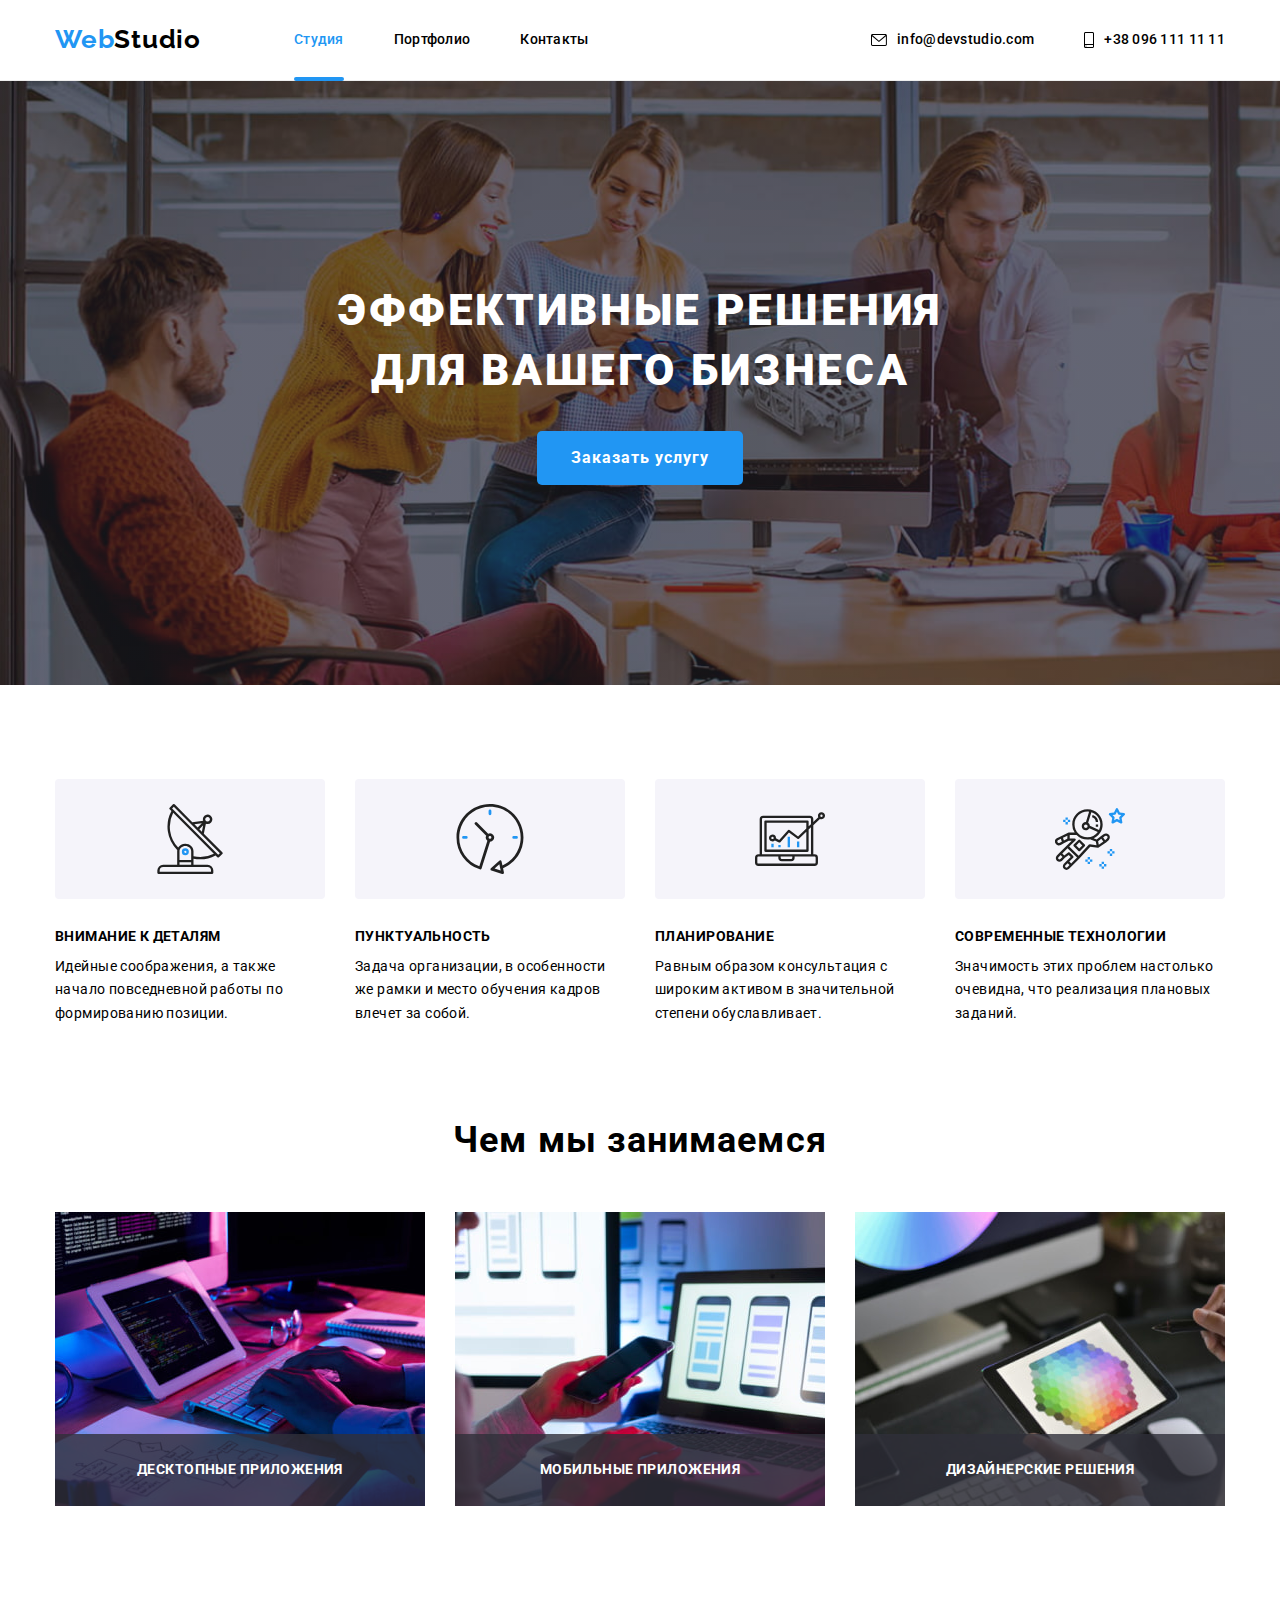
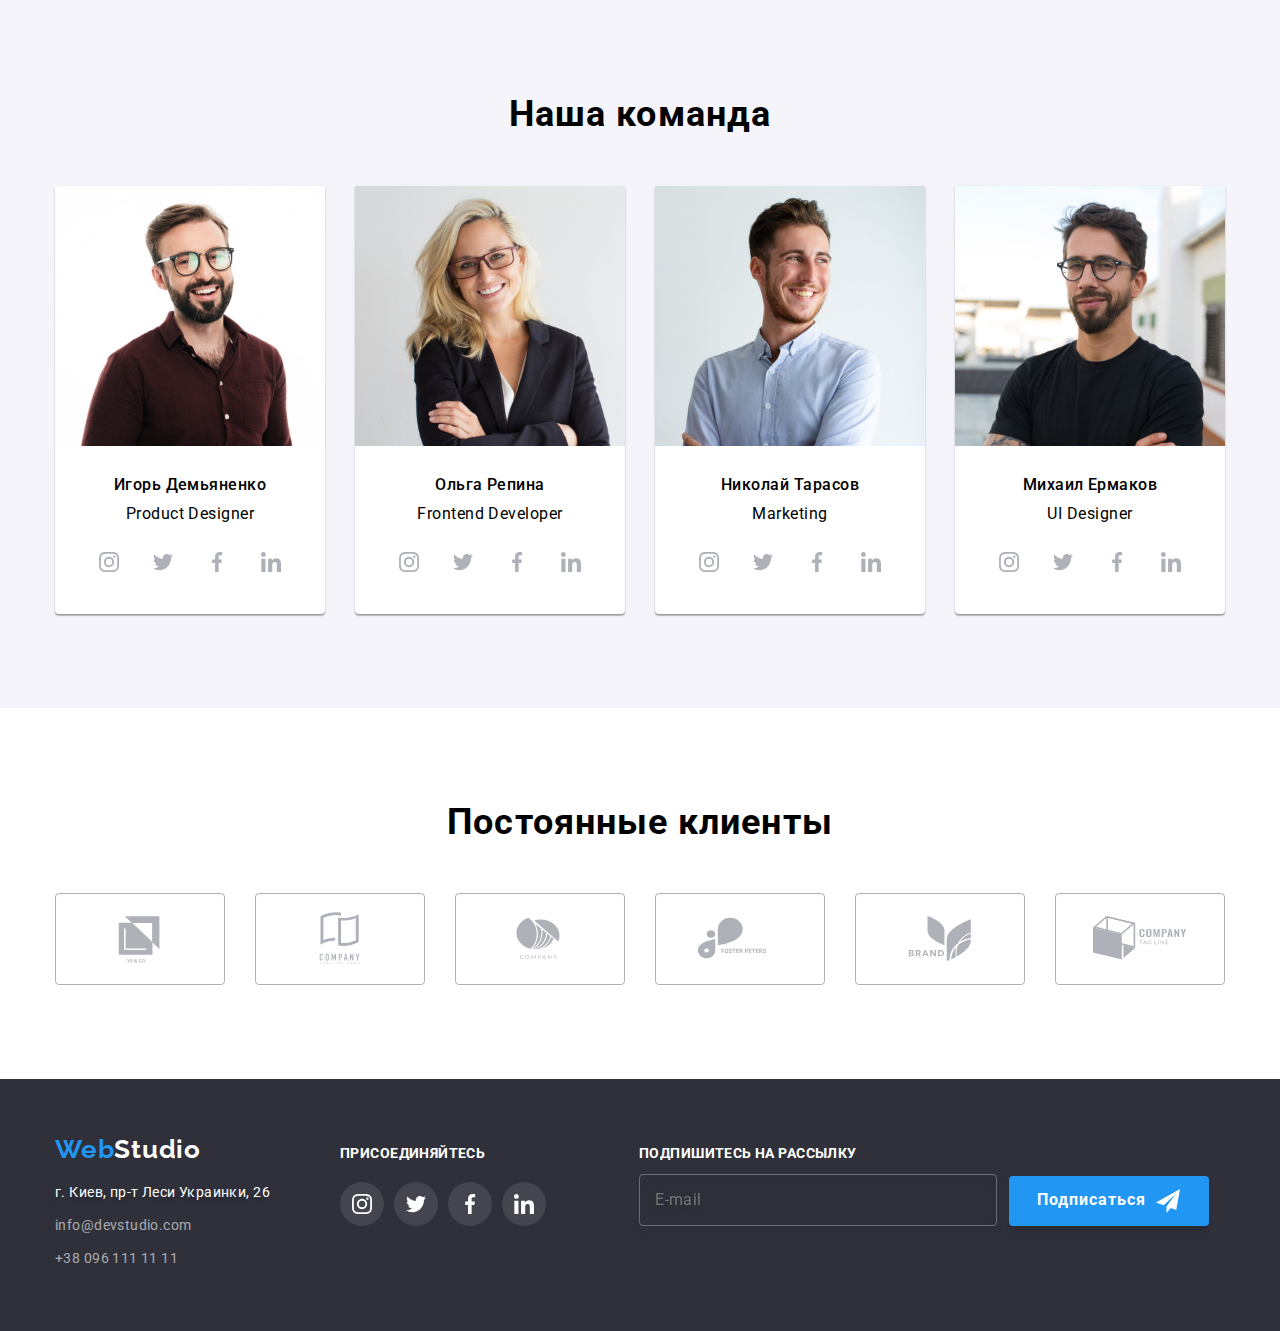
<file: index.html>
<!DOCTYPE html>
<html lang="ru">
  <head>
    <meta charset="UTF-8" />
    <meta http-equiv="X-UA-Compatible" content="IE=edge" />
    <meta name="viewport" content="width=device-width, initial-scale=1.0" />
    <title>Document</title>
    <link rel="preconnect" href="https://fonts.googleapis.com" />
    <link rel="preconnect" href="https://fonts.gstatic.com" crossorigin />
    <link rel="preconnect" href="https://fonts.googleapis.com" />
    <link rel="preconnect" href="https://fonts.gstatic.com" crossorigin />
    <link
      href="https://fonts.googleapis.com/css2?family=Raleway:wght@700&family=Roboto:wght@400;500;700;900&display=swap"
      rel="stylesheet"
    />
    <link
      rel="stylesheet"
      href="https://cdnjs.cloudflare.com/ajax/libs/modern-normalize/1.1.0/modern-normalize.min.css
    "
    />
   <link rel="stylesheet" href="./css/main.min.css">
  </head>

  <body data-page>
    <header class="header">
      <div class="container header-container">
        <a href="WebStudio" class="logo">
          <span class="logo--blue">Web</span
          ><span class="logo--white">Studio</span></a
        >
        <nav class="nav">
          <ul class="main-nav">
            <li class="main-nav__item">
              <a
                href="./index.html"
                class="link  main-nav__link main-nav__link--curent"
                >Студия</a
              >
            </li>

            <li class="main-nav__item">
              <a href="./Portfolio.html" class=" main-nav__link"
                >Портфолио</a
              >
            </li>

            <li class="main-nav__item">
              <a href="Контакты" class=" main-nav__link">Контакты</a>
            </li>
          </ul>
        </nav>

        <div class="secondsry-nav">
          <ul class="secondsry-nav__list">
            <li class="secondsry-nav__item">
              <a
                href="mailto:info@devstudio.com"
                class="secondary-nav__link"
                ><svg class="secondary-nav__icon" width="16" height="12">
                  <use href="./image/icons.svg#mail"></use>
                </svg>
                info@devstudio.com</a
              >
            </li>
            <li class="secondsry-nav__item">
              <a href="tel:+380961111111" class="secondary-nav__link">
                <svg class="secondary-nav__icon" width="10" height="16">
                  <use href="./image/icons.svg#phone"></use></svg
                >+38 096 111 11 11</a
              >
            </li>
          </ul>
        </div>
      </div>
    </header>

    <main>
      <!-- -----------***| Секция герой |***---------- -->
      <section class="hero">
        <div class="container">
          <h1 class="hero__title">
            Эффективные решения<br />для вашего бизнеса
          </h1>
          <button class="hero__button" type="button" data-modal-open>
            Заказать услугу
          </button>
        </div>
      </section>

      <!-- -----------***| Список преимуществ |***---------- -->
      <section class="benefits">
        <div class="container">
          <h2 class="visually-hidden">Список преимуществ</h2>
          <ul class="benefits_list">
            <li class="benefits_item">
              <div class="benefits_icon">
                <svg width="70" height="70">
                  <use href="./image/icons.svg#feature1"></use>
                </svg>
              </div>
              <h3 class="benefits_title">Внимание к деталям</h3>
              <p class="benefits_text">
                Идейные соображения, а также начало повседневной работы по
                формированию позиции.
              </p>
            </li>

            <li class="benefits_item">
              <div class="benefits_icon">
                <svg width="70" height="70">
                  <use href="./image/icons.svg#feature2"></use>
                </svg>
              </div>
              <h3 class="benefits_title">Пунктуальность</h3>
              <p class="benefits_text">
                Задача организации, в особенности же рамки и место обучения
                кадров влечет за собой.
              </p>
            </li>

            <li class="benefits_item">
              <div class="benefits_icon">
                <svg width="70" height="70">
                  <use href="./image/icons.svg#feature3"></use>
                </svg>
              </div>
              <h3 class="benefits_title">Планирование</h3>
              <p class="benefits_text">
                Равным образом консультация с широким активом в значительной
                степени обуславливает.
              </p>
            </li>

            <li class="benefits-list-item">
              <div class="benefits_icon">
                <svg width="70" height="70">
                  <use href="./image/icons.svg#feature4"></use>
                </svg>
              </div>
              <h3 class="benefits_title">Современные технологии</h3>
              <p class="benefits_text">
                Значимость этих проблем настолько очевидна, что реализация
                плановых заданий.
              </p>
            </li>
          </ul>
        </div>
      </section>
<!-- 
      -----------***| Чем мы занимаемся |***---------- -->
      <section class="specialization">
        <div class="container">
          <h2 class="specialization_title">Чем мы занимаемся</h2>
          <ul class="specialization_list">
            <li class="specialization_item">
              <div class="specialization_uppertitle_wrap">
                <img
                  src="./image/studio/what-we-do1.jpg"
                  alt="Рабочий процесс"
                  width="370"
                />
                <p class="specialization_uppertitle">Десктопные приложения</p>
              </div>
            </li>

            <li class="specialization_item">
              <div class="specialization_uppertitle_wrap">
                <img
                  src="./image/studio/what-we-do2.jpg"
                  alt="Рабочий процесс"
                  width="370"
                />
                <p class="specialization_uppertitle">Мобильные приложения</p>
              </div>
            </li>

            <li class="specialization_item">
              <div class="specialization_uppertitle_wrap">
                <img
                  src="./image/studio/what-we-do3.jpg"
                  alt="Рабочий процесс"
                  width="370"
                />
                <p class="specialization_uppertitle">Дизайнерские решения</p>
              </div>
            </li>
          </ul>
        </div>
      </section>

      <!-- -----------***| Наша команда |***---------- -->
      <section class="team">
        <div class="container">
          <h2 class="team_title">Наша команда</h2>
          <ul class="team_list">
            <li class="team_item">
              <div class="team_card">
                <img
                  src="./image/studio/worker1.jpg"
                  alt="Работник 1"
                  width="270"
                />
                <div class="team_name_wrap">
                  <h3 class="team_name">Игорь Демьяненко</h3>
                  <p class="team_position">Product Designer</p>
                  <ul class="social-list">
                    <li>
                      <a href="" class="social_link" aria-label="socialmedia">
                        <svg class="social_icon" width="20px" height="20px">
                          <use href="./image/icons.svg#instagram"></use>
                        </svg>
                      </a>
                    </li>

                    <li>
                      <a href="" class="social_link" aria-label="socialmedia">
                        <svg class="social_icon" width="20px" height="20px">
                          <use href="./image/icons.svg#twitter"></use>
                        </svg>
                      </a>
                    </li>

                    <li>
                      <a href="" class="social_link" aria-label="socialmedia">
                        <svg class="social_icon" width="20px" height="20px">
                          <use href="./image/icons.svg#facebook"></use>
                        </svg>
                      </a>
                    </li>

                    <li>
                      <a href="" class="social_link" aria-label="socialmedia">
                        <svg class="social_icon" width="20px" height="20px">
                          <use href="./image/icons.svg#linkedin"></use>
                        </svg>
                      </a>
                    </li>
                  </ul>
                </div>
              </div>
            </li>

            <li class="team_item">
              <div class="team_card">
                <img
                  src="./image/studio/worker2.jpg"
                  alt="Работник 2"
                  width="270"
                />
                <div class="team_name_wrap">
                  <h3 class="team_name">Ольга Репина</h3>
                  <p class="team_position">Frontend Developer</p>
                  <ul class="social-list">
                    <li>
                      <a href="" class="social_link" aria-label="socialmedia">
                        <svg class="social_icon" width="20px" height="20px">
                          <use href="./image/icons.svg#instagram"></use>
                        </svg>
                      </a>
                    </li>

                    <li>
                      <a href="" class="social_link" aria-label="socialmedia">
                        <svg class="social_icon" width="20px" height="20px">
                          <use href="./image/icons.svg#twitter"></use>
                        </svg>
                      </a>
                    </li>

                    <li>
                      <a href="" class="social_link" aria-label="socialmedia">
                        <svg class="social_icon" width="20px" height="20px">
                          <use href="./image/icons.svg#facebook"></use>
                        </svg>
                      </a>
                    </li>

                    <li>
                      <a href="" class="social_link" aria-label="socialmedia">
                        <svg class="social_icon" width="20px" height="20px">
                          <use href="./image/icons.svg#linkedin"></use>
                        </svg>
                      </a>
                    </li>
                  </ul>
                </div>
              </div>
            </li>

            <li class="team_item">
              <div class="team_card">
                <img
                  src="./image/studio/worker3.jpg"
                  alt="Работник 3"
                  width="270"
                />
                <div class="team_name_wrap">
                  <h3 class="team_name">Николай Тарасов</h3>
                  <p class="team_position">Marketing</p>
                  <ul class="social-list">
                    <li>
                      <a href="" class="social_link" aria-label="socialmedia">
                        <svg class="social_icon" width="20px" height="20px">
                          <use href="./image/icons.svg#instagram"></use>
                        </svg>
                      </a>
                    </li>

                    <li>
                      <a href="" class="social_link" aria-label="socialmedia">
                        <svg class="social_icon" width="20px" height="20px">
                          <use href="./image/icons.svg#twitter"></use>
                        </svg>
                      </a>
                    </li>

                    <li>
                      <a href="" class="social_link" aria-label="socialmedia">
                        <svg class="social_icon" width="20px" height="20px">
                          <use href="./image/icons.svg#facebook"></use>
                        </svg>
                      </a>
                    </li>

                    <li>
                      <a href="" class="social_link" aria-label="socialmedia">
                        <svg class="social_icon" width="20px" height="20px">
                          <use href="./image/icons.svg#linkedin"></use>
                        </svg>
                      </a>
                    </li>
                  </ul>
                </div>
              </div>
            </li>

            <li class="team_item">
              <div class="team_card">
                <img
                  src="./image/studio/worker4.jpg"
                  alt="Работник 4"
                  width="270"
                />
                <div class="team_name_wrap">
                  <h3 class="team_name">Михаил Ермаков</h3>
                  <p class="team_position">UI Designer</p>
                  <ul class="social-list">
                    <li>
                      <a href="" class="social_link" aria-label="socialmedia">
                        <svg class="social_icon" width="20px" height="20px">
                          <use href="./image/icons.svg#instagram"></use>
                        </svg>
                      </a>
                    </li>

                    <li>
                      <a href="" class="social_link" aria-label="socialmedia">
                        <svg class="social_icon" width="20px" height="20px">
                          <use href="./image/icons.svg#twitter"></use>
                        </svg>
                      </a>
                    </li>

                    <li>
                      <a href="" class="social_link" aria-label="socialmedia">
                        <svg class="social_icon" width="20px" height="20px">
                          <use href="./image/icons.svg#facebook"></use>
                        </svg>
                      </a>
                    </li>

                    <li>
                      <a href="" class="social_link" aria-label="socialmedia">
                        <svg class="social_icon" width="20px" height="20px">
                          <use href="./image/icons.svg#linkedin"></use>
                        </svg>
                      </a>
                    </li>
                  </ul>
                </div>
              </div>
            </li>
          </ul>
        </div>
      </section>

      <!-- -----------***| Клиенты |***---------- -->
      <section class="clients">
        <div class="container">
          <h2 class="clients-title">Постоянные клиенты</h2>
          <ul class="clients-list">
            <li class="clients-list-item">
              <a href="" aria-label="клиент" class="clients-link">
                <svg class="clients-logo" width="106" height="60">
                  <use href="./image/icons.svg#client1"></use>
                </svg>
              </a>
            </li>

            <li class="clients-list-item">
              <a href="" aria-label="клиент" class="clients-link">
                <svg class="clients-logo" width="106" height="60">
                  <use href="./image/icons.svg#client2"></use>
                </svg>
              </a>
            </li>

            <li class="clients-list-item">
              <a href="" aria-label="клиент" class="clients-link">
                <svg class="clients-logo" width="106" height="60">
                  <use href="./image/icons.svg#client3"></use>
                </svg>
              </a>
            </li>

            <li class="clients-list-item">
              <a href="" aria-label="клиент" class="clients-link">
                <svg class="clients-logo" width="106" height="60">
                  <use href="./image/icons.svg#client4"></use>
                </svg>
              </a>
            </li>

            <li class="clients-list-item">
              <a href="" aria-label="клиент" class="clients-link">
                <svg class="clients-logo" width="106" height="60">
                  <use href="./image/icons.svg#client5"></use>
                </svg>
              </a>
            </li>

            <li class="clients-list-item">
              <a href="" aria-label="клиент" class="clients-link">
                <svg class="clients-logo" width="106" height="60">
                  <use href="./image/icons.svg#client6"></use>
                </svg>
              </a>
            </li>
          </ul>
        </div>
      </section>
    </main>

    <!-- -----------***| Футер |***---------- -->
    <footer class="footer">
      <div class="container footer-block">
        <div class="footer-container">
          <a href="WebStudio" class="logo">
            <span class="logo-first-word">Web</span
            ><span class="logo-white-word">Studio</span></a
          >

          <a
            href="https://goo.gl/maps/T2ZpNwHjRuijeioPA"
            class="link adress"
            target="«_blank»"
            rel="noopener noreferrer"
          >
            г. Киев, пр-т Леси Украинки, 26
          </a>

          <a href="mailto:info@devstudio.com" class="footer-contact-link"
            >info@devstudio.com</a
          >

          <a href="tel:+380961111111" class="footer-contact-link"
            >+38 096 111 11 11</a
          >
        </div>

        <div>
          <p class="footer-title">присоединяйтесь</p>
          <ul class="social_list">
            <li>
              <a href="" aria-label="Socialmedia" class="footer-social-link">
                <svg class="social-link-svg" width="20px" height="20px">
                  <use href="./image/icons.svg#instagram"></use>
                </svg>
              </a>
            </li>

            <li>
              <a href="" aria-label="Socialmedia" class="footer-social-link">
                <svg class="social-link-svg" width="20px" height="20px">
                  <use href="./image/icons.svg#twitter"></use>
                </svg>
              </a>
            </li>

            <li>
              <a href="" aria-label="Socialmedia" class="footer-social-link">
                <svg class="social-link-svg" width="20px" height="20px">
                  <use href="./image/icons.svg#facebook"></use>
                </svg>
              </a>
            </li>

            <li>
              <a href="" aria-label="Socialmedia" class="footer-social-link">
                <svg class="social-link-svg" width="20px" height="20px">
                  <use href="./image/icons.svg#linkedin"></use>
                </svg>
              </a>
            </li>
          </ul>
        </div>
        
          <form class="subscribe-form">
          <p class="subscribe-form-title">Подпишитесь на рассылку</p>
          <div class="subscribe-form-div">
            <input type="mail" placeholder="E-mail" class="subscribe-form-input"/>
          <button type="submit" class="submit-form-btn">Подписаться
            <svg class="subscribe-form-svg" width="24" height="24">
            <use href="./image/icons.svg#send"></use>
            </svg>
          </button>
          </div>
        </div>
        </form>
      
    </footer>
<!-- 
    -----------***| Модальное окно |***---------- -->
    <div class="backdrop is-hidden" data-modal>
      <div class="modal">
        <button class="modal-close-btn" type="button" data-modal-close>
          <svg class="modal-close-svg" width="18" height="18">
            <use href="./image/icons.svg#close"></use>
          </svg>
        </button>

        <form name="modal" class="modal-form">
          <b class="modal-title">Оставьте свои данные, мы вам перезвоним</b>
          <div class="register-form">
            <label class="modal-label"
              ><span class="modal-span">Имя</span>
              <div class="modal-svg-holder">
                <input type="text" name="user name" class="modal-input" placeholder=" " />
              <svg class="modal-svg" width="18" height="18">
                <use href="./image/icons.svg#person"></use>
              </svg>
              </div>
            </label>

            <label class="modal-label"
              ><span class="modal-span">Телефон</span>
               <div class="modal-svg-holder">
              <input type="tel" class="modal-input" name="user phone" />
              <svg class="modal-svg" width="18" height="18">
                <use href="./image/icons.svg#modal-phone"></use>
              </svg>
              </div>
            </label>

            <label class="modal-label"
              ><span class="modal-span">Почта</span>
              <div class="modal-svg-holder">
              <input type="mail" name="user mail" class="modal-input" />
              <svg class="modal-svg" width="18" height="18">
                <use href="./image/icons.svg#modal-mail"></use>
              </svg>
              </div>
            </label>
          </div>
          <label class="u"
            ><span class="modal-span">Комментарий</span>
            <textarea
              name="user comment"
              placeholder="Введите текст"
              class="modal-textarea"
            ></textarea>
          </label>

          <label class="agreement">
            <input type="checkbox" class="modal-checkbox visually-hidden" />
            <svg class="register-svg" width="16" height="15">
              <use href="./image/icons.svg#uncheck" class="uncheck"></use>
              <use href="./image/icons.svg#check" class="check"></use>
            </svg>
            <span class="text-span">Соглашаюсь на рассылку и принимаю</span>
            <a href="" class="agreement-link">Условия договора</a></label
          >

          <button type="submit" class="modal-btn">Отправить</button>
        </form>
      </div>
    </div>

    <script src="./modal.js"></script>
  </body>
</html>
</file>
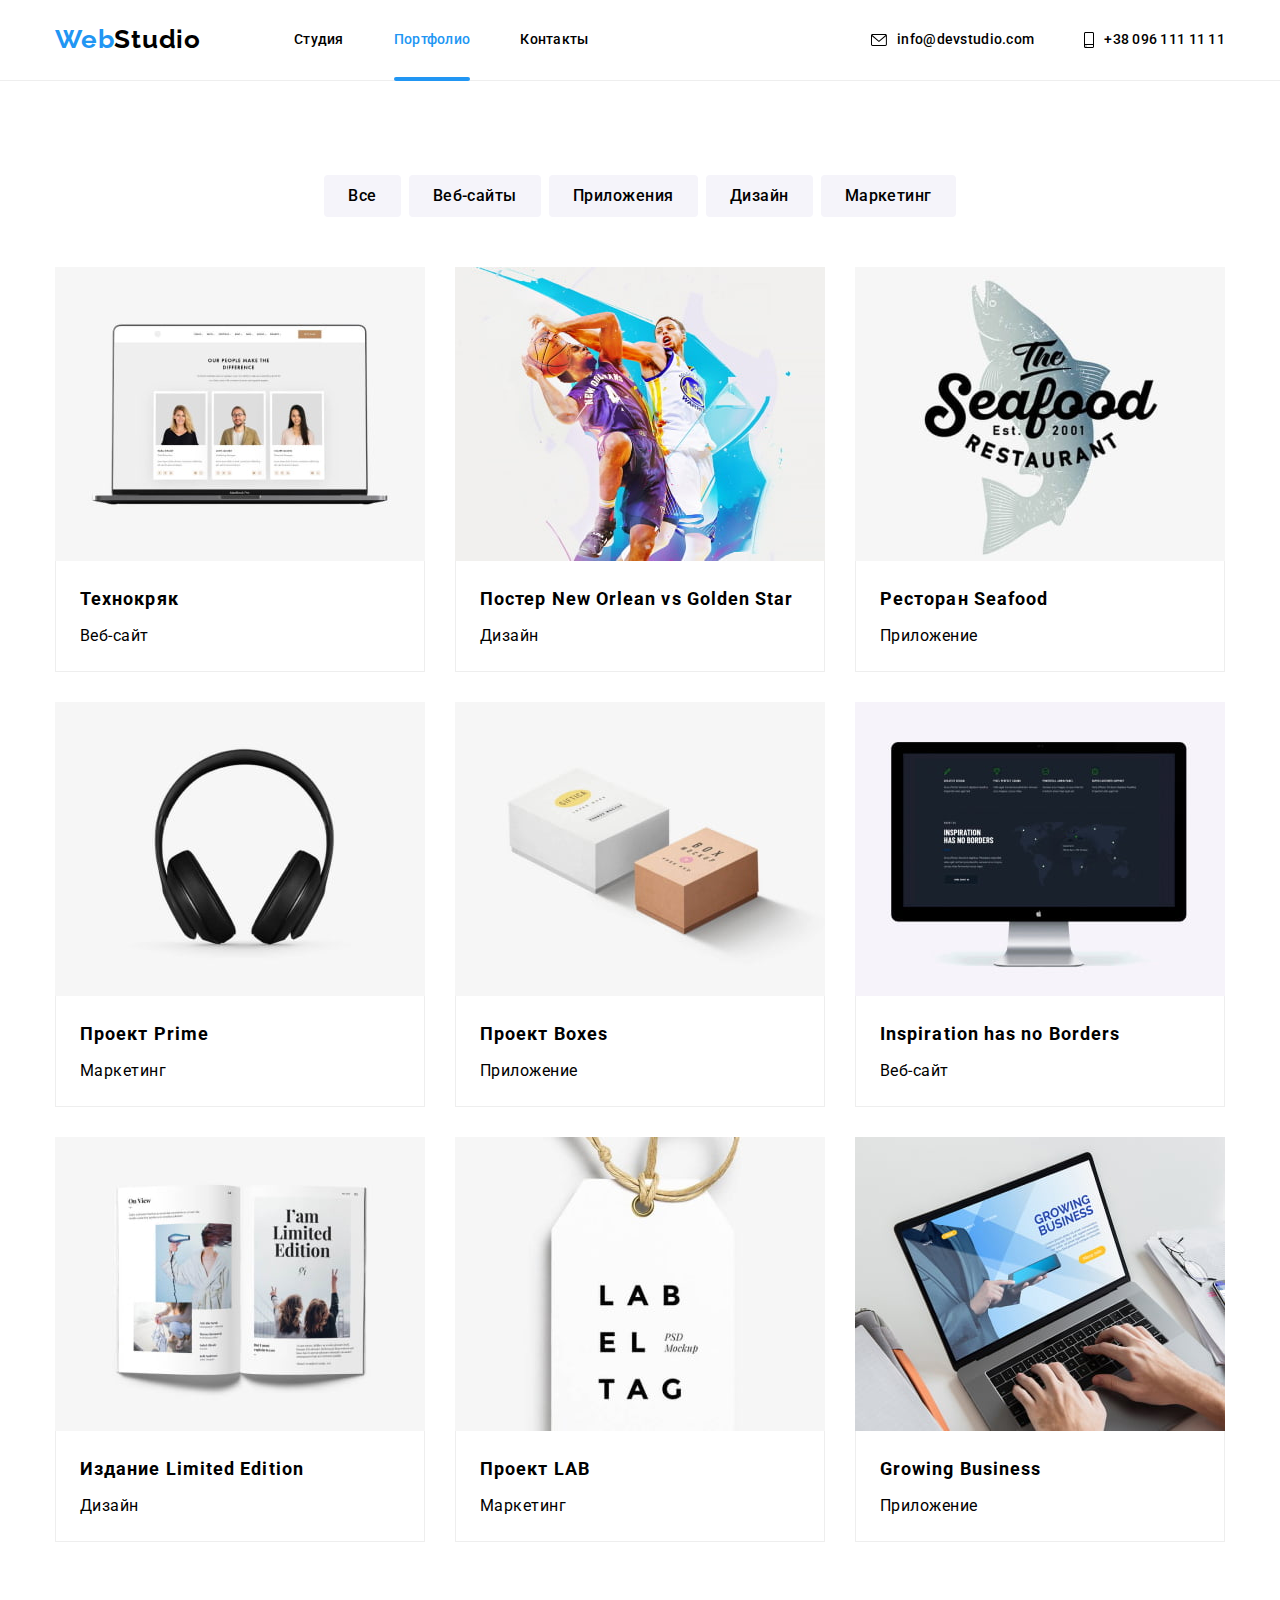
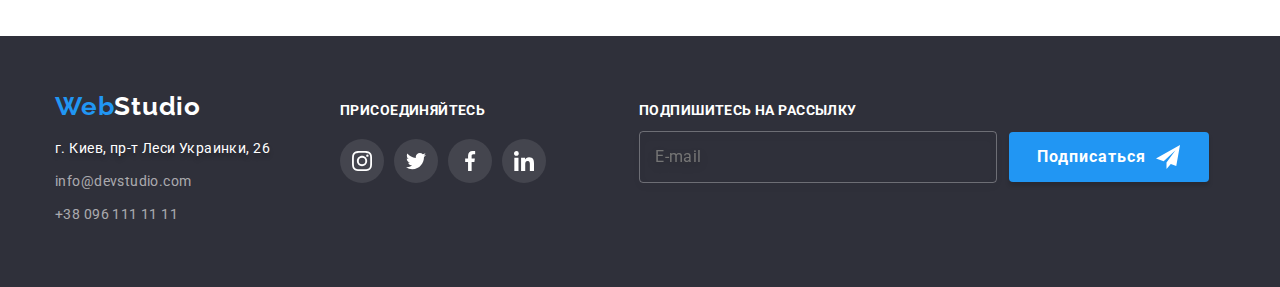
<file: Portfolio.html>
<!DOCTYPE html>
<html lang="ru">
  <head>
    <meta charset="UTF-8" />
    <meta http-equiv="X-UA-Compatible" content="IE=edge" />
    <meta name="viewport" content="width=device-width, initial-scale=1.0" />
    <title>Document</title>
    <link rel="preconnect" href="https://fonts.googleapis.com" />
    <link rel="preconnect" href="https://fonts.gstatic.com" crossorigin />
    <link rel="preconnect" href="https://fonts.googleapis.com" />
    <link rel="preconnect" href="https://fonts.gstatic.com" crossorigin />
    <link
      href="https://fonts.googleapis.com/css2?family=Raleway:wght@700&family=Roboto:wght@400;500;700;900&display=swap"
      rel="stylesheet"
    />
    <link
      rel="stylesheet"
      href="https://cdnjs.cloudflare.com/ajax/libs/modern-normalize/1.1.0/modern-normalize.min.css
    "
    />
<link rel="stylesheet" href="./css/main.min.css">
  
  </head>

  <body>
       <header class="header">
      <div class="container header-container">
        <a href="WebStudio" class="logo">
          <span class="logo--blue">Web</span
          ><span class="logo--white">Studio</span></a
        >
        <nav class="nav">
          <ul class="main-nav">
            <li class="main-nav__item">
              <a
                href="./index.html"
                class="link  main-nav__link "
                >Студия</a
              >
            </li>

            <li class="main-nav__item">
              <a href="./Portfolio.html" class=" main-nav__link main-nav__link--curent"
                >Портфолио</a
              >
            </li>

            <li class="main-nav__item">
              <a href="Контакты" class=" main-nav__link">Контакты</a>
            </li>
          </ul>
        </nav>

        <div class="secondsry-nav">
          <ul class="secondsry-nav__list">
            <li class="secondsry-nav__item">
              <a
                href="mailto:info@devstudio.com"
                class="secondary-nav__link"
                ><svg class="secondary-nav__icon" width="16" height="12">
                  <use href="./image/icons.svg#mail"></use>
                </svg>
                info@devstudio.com</a
              >
            </li>
            <li class="secondsry-nav__item">
              <a href="tel:+380961111111" class="secondary-nav__link">
                <svg class="secondary-nav__icon" width="10" height="16">
                  <use href="./image/icons.svg#phone"></use></svg
                >+38 096 111 11 11</a
              >
            </li>
          </ul>
        </div>
      </div>
    </header>

    <main>
      <section class="portfolio">
        <div class="container">
          <h1 class="visually-hidden">Портфолио</h1>
          <ul class="btn-list">
            <li class="btn-list-item">
              <button type="button" class="portfolio-btn">Все</button>
            </li>

            <li class="btn-list-item">
              <button type="button" class="portfolio-btn">Веб-сайты</button>
            </li>

            <li class="btn-list-item">
              <button type="button" class="portfolio-btn">Приложения</button>
            </li>

            <li class="btn-list-item">
              <button type="button" class="portfolio-btn">Дизайн</button>
            </li>

            <li class="btn-list-item">
              <button type="button" class="portfolio-btn">Маркетинг</button>
            </li>
          </ul>

          <ul class="portfolio-card-list">
            <li class="portfolio-card">
              <div class="portfolio-hover-div">
                <img src="./image/Portfolio/1.jpg" alt="ноутбук" width="370" />

                <div class="overlay">
                  <p class="portfolio-hover-title">
                    Ресурс предлагает комплексные предложения с разным уровнем
                    функционала и сервисов. Все это позволит посетителю получить
                    исчерпывающие сведения о компании или частном лице.
                  </p>
                </div>
              </div>
              <div class="portfolio-title-div">
                <h2 class="portfolio-title">Технокряк</h2>
                <p class="portfolio-category">Веб-сайт</p>
              </div>
            </li>

            <li class="portfolio-card">
              <div class="portfolio-hover-div">
                <img
                  src="./image/Portfolio/2.jpg"
                  alt="баскетбол"
                  width="370"
                />
                <div class="overlay">
                  <p class="portfolio-hover-title">
                    Lorem ipsum dolor sit amet, consectetur adipisicing elit. Ex
                    sapiente id exercitationem esse deleniti repellendus
                    necessitatibus omnis tempora eius aliquid.
                  </p>
                </div>
              </div>
              <div class="portfolio-title-div">
                <h2 class="portfolio-title">
                  Постер New Orlean vs Golden Star
                </h2>
                <p class="portfolio-category">Дизайн</p>
              </div>
            </li>

            <li class="portfolio-card">
              <div class="portfolio-hover-div">
                <img
                  src="./image/Portfolio/3.jpg"
                  alt="лого ресторана"
                  width="370"
                />
                <div class="overlay">
                  <p class="portfolio-hover-title">
                    Lorem ipsum dolor sit amet, consectetur adipisicing elit. Ex
                    sapiente id exercitationem esse deleniti repellendus
                    necessitatibus omnis tempora eius aliquid.
                  </p>
                </div>
              </div>
              <div class="portfolio-title-div">
                <h2 class="portfolio-title">Ресторан Seafood</h2>
                <p class="portfolio-category">Приложение</p>
              </div>
            </li>

            <li class="portfolio-card">
              <div class="portfolio-hover-div">
                <img src="./image/Portfolio/4.jpg" alt="наушники" width="370" />

                <div class="overlay">
                  <p class="portfolio-hover-title">
                    Lorem ipsum dolor sit amet, consectetur adipisicing elit. Ex
                    sapiente id exercitationem esse deleniti repellendus
                    necessitatibus omnis tempora eius aliquid.
                  </p>
                </div>
              </div>
              <div class="portfolio-title-div">
                <h2 class="portfolio-title">Проект Prime</h2>
                <p class="portfolio-category">Маркетинг</p>
              </div>
            </li>

            <li class="portfolio-card">
              <div class="portfolio-hover-div">
                <img src="./image/Portfolio/5.jpg" alt="коробки" width="370" />

                <div class="overlay">
                  <p class="portfolio-hover-title">
                    Lorem ipsum dolor sit amet, consectetur adipisicing elit. Ex
                    sapiente id exercitationem esse deleniti repellendus
                    necessitatibus omnis tempora eius aliquid.
                  </p>
                </div>
              </div>
              <div class="portfolio-title-div">
                <h2 class="portfolio-title">Проект Boxes</h2>
                <p class="portfolio-category">Приложение</p>
              </div>
            </li>

            <li class="portfolio-card">
              <div class="portfolio-hover-div">
                <img src="./image/Portfolio/6.jpg" alt="монитор" width="370" />

                <div class="overlay">
                  <p class="portfolio-hover-title">
                    Lorem ipsum dolor sit amet, consectetur adipisicing elit. Ex
                    sapiente id exercitationem esse deleniti repellendus
                    necessitatibus omnis tempora eius aliquid.
                  </p>
                </div>
              </div>
              <div class="portfolio-title-div">
                <h2 class="portfolio-title">Inspiration has no Borders</h2>
                <p class="portfolio-category">Веб-сайт</p>
              </div>
            </li>

            <li class="portfolio-card">
              <div class="portfolio-hover-div">
                <img src="./image/Portfolio/7.jpg" alt="журнал" width="370" />

                <div class="overlay">
                  <p class="portfolio-hover-title">
                    Lorem ipsum dolor sit amet, consectetur adipisicing elit. Ex
                    sapiente id exercitationem esse deleniti repellendus
                    necessitatibus omnis tempora eius aliquid.
                  </p>
                </div>
              </div>
              <div class="portfolio-title-div">
                <h2 class="portfolio-title">Издание Limited Edition</h2>
                <p class="portfolio-category">Дизайн</p>
              </div>
            </li>

            <li class="portfolio-card">
              <div class="portfolio-hover-div">
                <img src="./image/Portfolio/8.jpg" alt="лейб" width="370" />

                <div class="overlay">
                  <p class="portfolio-hover-title">
                    Lorem ipsum dolor sit amet, consectetur adipisicing elit. Ex
                    sapiente id exercitationem esse deleniti repellendus
                    necessitatibus omnis tempora eius aliquid.
                  </p>
                </div>
              </div>
              <div class="portfolio-title-div">
                <h2 class="portfolio-title">Проект LAB</h2>
                <p class="portfolio-category">Маркетинг</p>
              </div>
            </li>

            <li class="portfolio-card">
              <div class="portfolio-hover-div">
                <img
                  src="./image/Portfolio/9.jpg"
                  alt="печать на пк"
                  width="370"
                />
                <div class="overlay">
                  <p class="portfolio-hover-title">
                    Lorem ipsum dolor sit amet, consectetur adipisicing elit. Ex
                    sapiente id exercitationem esse deleniti repellendus
                    necessitatibus omnis tempora eius aliquid.
                  </p>
                </div>
              </div>
              <div class="portfolio-title-div">
                <h2 class="portfolio-title">Growing Business</h2>
                <p class="portfolio-category">Приложение</p>
              </div>
            </li>
          </ul>
        </div>
      </section>
    </main>

         <footer class="footer">
      <div class="container footer-block">
        <div class="footer-container">
          <a href="WebStudio" class="logo">
            <span class="logo-first-word">Web</span
            ><span class="logo-white-word">Studio</span></a
          >

          <a
            href="https://goo.gl/maps/T2ZpNwHjRuijeioPA"
            class="link adress"
            target="«_blank»"
            rel="noopener noreferrer"
          >
            г. Киев, пр-т Леси Украинки, 26
          </a>

          <a href="mailto:info@devstudio.com" class="footer-contact-link"
            >info@devstudio.com</a
          >

          <a href="tel:+380961111111" class="footer-contact-link"
            >+38 096 111 11 11</a
          >
        </div>

        <div>
          <p class="footer-title">присоединяйтесь</p>
          <ul class="social_list">
            <li>
              <a href="" aria-label="Socialmedia" class="footer-social-link">
                <svg class="social-link-svg" width="20px" height="20px">
                  <use href="./image/icons.svg#instagram"></use>
                </svg>
              </a>
            </li>

            <li>
              <a href="" aria-label="Socialmedia" class="footer-social-link">
                <svg class="social-link-svg" width="20px" height="20px">
                  <use href="./image/icons.svg#twitter"></use>
                </svg>
              </a>
            </li>

            <li>
              <a href="" aria-label="Socialmedia" class="footer-social-link">
                <svg class="social-link-svg" width="20px" height="20px">
                  <use href="./image/icons.svg#facebook"></use>
                </svg>
              </a>
            </li>

            <li>
              <a href="" aria-label="Socialmedia" class="footer-social-link">
                <svg class="social-link-svg" width="20px" height="20px">
                  <use href="./image/icons.svg#linkedin"></use>
                </svg>
              </a>
            </li>
          </ul>
        </div>
        
          <form class="subscribe-form">
          <p class="subscribe-form-title">Подпишитесь на рассылку</p>
          <div class="subscribe-form-div">
            <input type="mail" placeholder="E-mail" class="subscribe-form-input"/>
          <button type="submit" class="submit-form-btn">Подписаться
            <svg class="subscribe-form-svg" width="24" height="24">
            <use href="./image/icons.svg#send"></use>
            </svg>
          </button>
          </div>
        </div>
        </form>
      
    </footer>
  </body>
</html>
</file>
<file: css/main.min.css>
body{font-family:"Roboto",sans-serif}.no-scroll{overflow:hidden}ul{list-style:none}a{text-decoration:none;color:#212121}img{display:block}.container{width:1200px;padding-right:15px;padding-left:15px;margin-right:auto;margin-left:auto}.footer-block{display:-webkit-box;display:-ms-flexbox;display:flex;-webkit-box-align:baseline;-ms-flex-align:baseline;align-items:baseline;gap:70px}.visually-hidden{position:absolute;width:1px;height:1px;margin:-1px;border:0;padding:0;white-space:nowrap;-webkit-clip-path:inset(100%);clip-path:inset(100%);clip:rect(0 0 0 0);overflow:hidden}.backdrop{position:fixed;top:0;left:0;width:100%;height:100%;background-color:rgba(0,0,0,.2);-webkit-transition:opacity 250ms cubic-bezier(0.4, 0, 0.2, 1),visibility 250ms cubic-bezier(0.4, 0, 0.2, 1);transition:opacity 250ms cubic-bezier(0.4, 0, 0.2, 1),visibility 250ms cubic-bezier(0.4, 0, 0.2, 1)}.backdrop.is-hidden{opacity:0;visibility:hidden;pointer-events:none}.modal{position:absolute;top:50%;left:50%;-webkit-transform:translate(-50%, -50%) scale(1) rotate(0);transform:translate(-50%, -50%) scale(1) rotate(0);width:528px;background-color:#fff;-webkit-box-shadow:0px 1px 3px rgba(0,0,0,.12),0px 1px 1px rgba(0,0,0,.14),0px 2px 1px rgba(0,0,0,.2);box-shadow:0px 1px 3px rgba(0,0,0,.12),0px 1px 1px rgba(0,0,0,.14),0px 2px 1px rgba(0,0,0,.2);border-radius:4px;-webkit-transition:1000ms;transition:1000ms;padding-top:40px;padding-right:39px;padding-left:41px;padding-bottom:40px}.backdrop.is-hidden .modal{-webkit-transform:translate(-50%, -50%) scale(0.2) rotate(45deg);transform:translate(-50%, -50%) scale(0.2) rotate(45deg)}.modal-close-btn{position:absolute;padding:6px;top:8px;right:8px;background-color:#fff;border:1px solid rgba(0,0,0,.1);border-radius:50%;display:-webkit-box;display:-ms-flexbox;display:flex;-webkit-box-pack:center;-ms-flex-pack:center;justify-content:center;-webkit-box-align:center;-ms-flex-align:center;align-items:center;cursor:pointer;width:33px;height:33px;-webkit-transition:fill 250ms cubic-bezier(0.4, 0, 0.2, 1);transition:fill 250ms cubic-bezier(0.4, 0, 0.2, 1)}.modal-close-btn:hover .modal-close-btn{fill:#2196f3}.modal-close-svg{position:absolute}.register-form{margin-top:12px}.modal-title{font-weight:700;font-size:20px;line-height:1.15;text-align:center;letter-spacing:.03em;color:var(--main-text-color)}.modal-form{display:-webkit-box;display:-ms-flexbox;display:flex;-webkit-box-orient:vertical;-webkit-box-direction:normal;-ms-flex-direction:column;flex-direction:column;gap:10px}.modal-label{display:block}.modal-span{font-weight:400;font-size:12px;line-height:1.16;letter-spacing:.01em;color:var(--secondary-text-color);display:block;text-align:left;margin-bottom:4px}.modal-svg-holder{position:relative;-webkit-transition:fill 250ms cubic-bezier(0.4, 0, 0.2, 1);transition:fill 250ms cubic-bezier(0.4, 0, 0.2, 1)}.modal-svg-holder:focus-within{fill:#2196f3}.modal-input{border:1px solid rgba(33,33,33,.2);border-radius:4px;height:40px;width:100%;padding-left:43px;margin-bottom:10px;outline:none;font-size:12px;color:var(--secondary-text-color);-webkit-transition:border 250ms cubic-bezier(0.4, 0, 0.2, 1);transition:border 250ms cubic-bezier(0.4, 0, 0.2, 1)}.modal-input:focus-within{border-color:#2196f3}.modal-svg{position:absolute;bottom:45%;left:3%}.modal-textarea{display:block;width:100%;height:120px;resize:none;border-radius:4px;border:1px solid rgba(33,33,33,.2);padding:10px;font-weight:400;font-size:12px;line-height:1.16;letter-spacing:.01em;outline:none;color:var(--secondary-text-color)}.modal-textarea:-moz-placeholder-shown{color:rgba(117,117,117,.5)}.modal-textarea:-ms-input-placeholder{color:rgba(117,117,117,.5)}.modal-textarea:placeholder-shown{color:rgba(117,117,117,.5)}.modal-textarea:focus-within{border-color:#2196f3}.text-span{font-weight:400;font-size:14px;line-height:1.71;letter-spacing:.03em;color:var(--secondary-text-color);-webkit-user-select:none;-moz-user-select:none;-ms-user-select:none;user-select:none}.agreement{display:-webkit-box;display:-ms-flexbox;display:flex;-webkit-box-pack:center;-ms-flex-pack:center;justify-content:center;-webkit-box-align:center;-ms-flex-align:center;align-items:center;gap:8.4px;margin-top:15px}.check{opacity:0;-webkit-transition:opacity 250ms cubic-bezier(0.4, 0, 0.2, 1);transition:opacity 250ms cubic-bezier(0.4, 0, 0.2, 1)}.modal-checkbox:checked+.register-svg .check{opacity:1}.modal-checkbox:checked+.register-svg .uncheck{opacity:0}.agreement-link{font-weight:400;font-size:14px;line-height:1.71;letter-spacing:.03em;-webkit-text-decoration-line:underline;text-decoration-line:underline;color:#2196f3;text-underline-position:under}.modal-btn{background:#2196f3;-webkit-box-shadow:0px 4px 4px rgba(0,0,0,.15);box-shadow:0px 4px 4px rgba(0,0,0,.15);border-radius:4px;border-color:rgba(0,0,0,0);font-weight:700;font-size:16px;line-height:1.87;letter-spacing:.06em;color:#fff;width:200px;padding:10px 52px;cursor:pointer;display:block;margin:0 auto;margin-top:30px}.header{border-bottom:1px solid #eee}.header-container{display:-webkit-box;display:-ms-flexbox;display:flex;-webkit-box-align:center;-ms-flex-align:center;align-items:center}.logo{font-family:"Raleway";font-style:normal;font-weight:700;font-size:26px;line-height:.83;letter-spacing:.03em;text-decoration:none}.logo--blue{color:#2196f3}.logo--white{color:#000}.nav{display:-webkit-box;display:-ms-flexbox;display:flex;-webkit-box-align:center;-ms-flex-align:center;align-items:center}.main-nav{display:-webkit-box;display:-ms-flexbox;display:flex;margin-top:0;margin-bottom:0;padding-left:0}.main-nav__item{margin-left:50px}.main-nav__item:first-child{margin-left:93px}.main-nav__link{position:relative;display:block;color:var(--main-text-color);font-style:normal;font-weight:500;font-size:14px;line-height:1.14;letter-spacing:.02em;padding-top:32px;padding-bottom:32px;-webkit-transition-property:color;transition-property:color;-webkit-transition-duration:250ms;transition-duration:250ms;-webkit-transition-timing-function:cubic-bezier(0.4, 0, 0.2, 1);transition-timing-function:cubic-bezier(0.4, 0, 0.2, 1)}.main-nav__link:hover,.main-nav__link:focus{color:#2196f3}.main-nav__link--curent{color:#2196f3}.main-nav__link--curent::after{position:absolute;bottom:-1px;content:"";width:100%;height:4px;background:#2196f3;border-radius:2px;display:block}.secondsry-nav{display:-webkit-box;display:-ms-flexbox;display:flex;margin-left:auto}.secondsry-nav__list{display:-webkit-box;display:-ms-flexbox;display:flex;gap:50px;padding-left:0;margin-top:0;margin-bottom:0}.secondsry-nav__item{display:-webkit-box;display:-ms-flexbox;display:flex;-webkit-box-pack:center;-ms-flex-pack:center;justify-content:center;-webkit-box-align:center;-ms-flex-align:center;align-items:center}.secondary-nav__link{color:var(--secondary-text-color);text-decoration:none;font-weight:500;font-size:14px;line-height:1.14;letter-spacing:.02em;padding-top:32px;padding-bottom:32px;display:-webkit-box;display:-ms-flexbox;display:flex;-webkit-box-pack:center;-ms-flex-pack:center;justify-content:center;-webkit-box-align:center;-ms-flex-align:center;align-items:center;-webkit-transition-property:color;transition-property:color;-webkit-transition-duration:250ms;transition-duration:250ms;-webkit-transition-timing-function:cubic-bezier(0.4, 0, 0.2, 1);transition-timing-function:cubic-bezier(0.4, 0, 0.2, 1)}.secondary-nav__link:hover,.secondary-nav__link:focus{color:#2196f3}.secondary-nav__link:hover,.secondary-nav__link:focus .secondary-nav__icon{fill:currentColor}.secondary-nav__icon{fill:currentColor;margin-right:10px;display:inline-block}.hero{max-width:1600px;display:block;background-color:rgba(47,48,58,.4);background-image:-webkit-gradient(linear, left top, right top, from(rgba(47, 48, 58, 0.4)), to(rgba(47, 48, 58, 0.4))),url(../image/background/bg_hero.jpg);background-image:linear-gradient(to right, rgba(47, 48, 58, 0.4), rgba(47, 48, 58, 0.4)),url(../image/background/bg_hero.jpg);background-repeat:no-repeat;background-size:cover;text-align:center;margin-right:auto;margin-left:auto;padding-top:200px;padding-right:0;padding-bottom:200px;padding-left:0}.hero__title{color:#fff;font-style:normal;font-weight:900;font-size:44px;line-height:1.36;text-align:center;letter-spacing:.06em;text-transform:uppercase;margin-top:0;margin-bottom:30px}.hero__button{font-family:inherit;font-style:normal;font-weight:700;font-size:16px;line-height:1.87;display:inline-block;text-align:center;letter-spacing:.06em;color:#fff;background-color:#2196f3;cursor:pointer;border-radius:5px;border-color:rgba(0,0,0,0);min-width:200px;padding:10px 32px}.benefits{padding-top:94px}.benefits_list{display:-webkit-box;display:-ms-flexbox;display:flex;gap:30px;-webkit-box-pack:justify;-ms-flex-pack:justify;justify-content:space-between;padding-left:0;margin-top:0;margin-bottom:0}.benefits_item{-ms-flex-preferred-size:270px;flex-basis:270px}.benefits_icon{width:270px;height:120px;background-color:#f5f4fa;border-radius:4px;margin-bottom:30px;display:-webkit-box;display:-ms-flexbox;display:flex;-webkit-box-pack:center;-ms-flex-pack:center;justify-content:center;-webkit-box-align:center;-ms-flex-align:center;align-items:center}.benefits_title{color:var(--main-text-color);font-style:normal;font-weight:700;font-size:14px;line-height:1.14;letter-spacing:.03em;text-transform:uppercase;margin-top:0;margin-bottom:10px}.benefits_text{color:var(--secondary-text-color);font-style:normal;font-weight:400;font-size:14px;line-height:1.71;letter-spacing:.03em;margin-top:0;margin-bottom:0}.specialization{padding-top:94px;padding-bottom:94px}.specialization_title{color:var(--main-text-color);font-style:normal;font-weight:700;font-size:36px;line-height:1.16;text-align:center;letter-spacing:.03em;margin-top:0;margin-bottom:50px}.specialization_list{display:-webkit-box;display:-ms-flexbox;display:flex;-webkit-box-pack:justify;-ms-flex-pack:justify;justify-content:space-between;padding-left:0;gap:30px;margin-top:0;margin-bottom:0}.specialization_uppertitle_wrap{position:relative}.specialization_uppertitle{position:absolute;bottom:0;width:100%;margin:0;font-weight:700;font-size:14px;line-height:1.14;text-align:center;letter-spacing:.03em;text-transform:uppercase;color:#fff;background-color:rgba(47,48,58,.8);padding-top:28px;padding-bottom:28px}.team{background:#f5f4fa;padding-top:94px;padding-bottom:94px}.team_title{color:var(--main-text-color);font-weight:700;font-size:36px;line-height:1.16;text-align:center;letter-spacing:.03em;margin-top:0;margin-bottom:50px}.team_list{display:-webkit-box;display:-ms-flexbox;display:flex;gap:30px;-ms-flex-pack:distribute;justify-content:space-around;padding-left:0;margin-top:0;margin-bottom:0}.team_card{background:#fff;-webkit-box-shadow:0px 1px 3px rgba(0,0,0,.12),0px 1px 1px rgba(0,0,0,.14),0px 2px 1px rgba(0,0,0,.2);box-shadow:0px 1px 3px rgba(0,0,0,.12),0px 1px 1px rgba(0,0,0,.14),0px 2px 1px rgba(0,0,0,.2);border-radius:0px 0px 4px 4px}.team_name_wrap{padding-top:30px;padding-bottom:30px;text-align:center}.team_name{color:var(--main-text-color);font-style:normal;font-weight:500;font-size:16px;line-height:1.18;letter-spacing:.03em;margin-top:0;margin-bottom:10px}.team_position{color:var(--secondary-text-color);font-style:normal;font-weight:400;font-size:16px;line-height:1.18;letter-spacing:.03em;margin-top:0;margin-bottom:16px}.social-list{display:-webkit-box;display:-ms-flexbox;display:flex;gap:10px;-webkit-box-pack:center;-ms-flex-pack:center;justify-content:center;padding-left:0;margin-top:0;margin-bottom:0}.social_link{width:44px;height:44px;color:#afb1b8;border-radius:50%;display:-webkit-box;display:-ms-flexbox;display:flex;-webkit-box-pack:center;-ms-flex-pack:center;justify-content:center;-webkit-box-align:center;-ms-flex-align:center;align-items:center;-webkit-transition:color 250ms cubic-bezier(0.4, 0, 0.2, 1),background 250ms cubic-bezier(0.4, 0, 0.2, 1);transition:color 250ms cubic-bezier(0.4, 0, 0.2, 1),background 250ms cubic-bezier(0.4, 0, 0.2, 1)}.social_link:hover,.social_link:focus{background-color:#2196f3;color:#fff}.social_icon{fill:currentColor}.social_icon:hover,.social_icon:focus .social_icon{fill:currentColor}.clients{padding-top:94px;padding-bottom:94px}.clients-title{color:var(--main-text-color);font-weight:700;font-size:36px;line-height:1.16;text-align:center;letter-spacing:.03em;margin-top:0;margin-bottom:50px}.clients-list{display:-webkit-box;display:-ms-flexbox;display:flex;gap:30px;margin-top:0;margin-bottom:0;padding-left:0}.clients-list-item{display:-webkit-box;display:-ms-flexbox;display:flex;-webkit-box-pack:center;-ms-flex-pack:center;justify-content:center;text-align:center}.clients-link{display:-webkit-box;display:-ms-flexbox;display:flex;-webkit-box-pack:center;-ms-flex-pack:center;justify-content:center;-webkit-box-align:center;-ms-flex-align:center;align-items:center;border-radius:4px;width:170px;height:92px;border:1px solid #afb1b8;color:#afb1b8;-webkit-transition:color 250ms cubic-bezier(0.4, 0, 0.2, 1),border 250ms cubic-bezier(0.4, 0, 0.2, 1);transition:color 250ms cubic-bezier(0.4, 0, 0.2, 1),border 250ms cubic-bezier(0.4, 0, 0.2, 1)}.clients-link:hover,.clients-link:focus{border:1px solid #2196f3;color:#2196f3}.clients-logo{fill:currentColor}.clients-logo .clients-link:hover,.clients-link:focus .clients-logo{fill:currentColor}.portfolio{padding-top:94px;padding-bottom:94px}.btn-list{display:-webkit-box;display:-ms-flexbox;display:flex;-webkit-box-pack:center;-ms-flex-pack:center;justify-content:center;margin-top:0;margin-bottom:50px;padding-left:0}.portfolio-btn{color:var(--main-text-color);background-color:#f5f4fa;font-style:normal;font-weight:500;font-size:16px;line-height:1.62;text-align:center;letter-spacing:.03em;border-radius:4px;border-color:rgba(0,0,0,0);padding:6px 22px;cursor:pointer;-webkit-transition:color 250ms cubic-bezier(0.4, 0, 0.2, 1),background 250ms cubic-bezier(0.4, 0, 0.2, 1);transition:color 250ms cubic-bezier(0.4, 0, 0.2, 1),background 250ms cubic-bezier(0.4, 0, 0.2, 1)}.portfolio-btn:hover,.portfolio-btn:focus{background-color:#2196f3;color:#fff}.btn-list-item{margin-left:8px}.btn-list-item:first-child{margin-left:0}.portfolio-card-list{display:-webkit-box;display:-ms-flexbox;display:flex;-ms-flex-wrap:wrap;flex-wrap:wrap;gap:30px;padding-left:0;margin-top:0;margin-bottom:0}.portfolio-card{-ms-flex-preferred-size:370px;flex-basis:370px}.portfolio-card:hover{-webkit-box-shadow:0px 1px 1px rgba(0,0,0,.12),0px 4px 4px rgba(0,0,0,.06),1px 4px 6px rgba(0,0,0,.16);box-shadow:0px 1px 1px rgba(0,0,0,.12),0px 4px 4px rgba(0,0,0,.06),1px 4px 6px rgba(0,0,0,.16)}.portfolio-hover-div{position:relative;overflow:hidden}.overlay{position:absolute;bottom:0;left:0;display:block;-webkit-transform:translateY(100%);transform:translateY(100%);background-color:rgba(33,150,243,.9);width:100%;height:100%;-webkit-transition:-webkit-transform 250ms cubic-bezier(0.4, 0, 0.2, 1);transition:-webkit-transform 250ms cubic-bezier(0.4, 0, 0.2, 1);transition:transform 250ms cubic-bezier(0.4, 0, 0.2, 1);transition:transform 250ms cubic-bezier(0.4, 0, 0.2, 1), -webkit-transform 250ms cubic-bezier(0.4, 0, 0.2, 1)}.portfolio-card:hover .overlay{cursor:pointer;-webkit-transform:translateY(0%);transform:translateY(0%)}.portfolio-hover-title{margin:0;padding-top:63px;padding-right:24px;padding-bottom:63px;padding-left:24px;font-weight:400;font-size:18px;line-height:1.55;letter-spacing:.03em;color:#fff}.portfolio-hover-title:hover{opacity:1}.portfolio-title-div{border:1px solid #eee;border-top:none;padding-top:20px;padding-right:24px;padding-bottom:20px;padding-left:24px}.portfolio-title{color:var(--main-text-color);font-weight:700;font-size:18px;line-height:2;letter-spacing:.06em;margin-top:0;margin-bottom:4px}.portfolio-category{color:var(--secondary-text-color);font-weight:400;font-size:16px;line-height:1.87;letter-spacing:.03em;margin-top:0;margin-bottom:0}.footer{background-color:#2f303a;padding-top:60px;padding-bottom:60px}.footer-container{display:-webkit-box;display:-ms-flexbox;display:flex;-webkit-box-orient:vertical;-webkit-box-direction:normal;-ms-flex-direction:column;flex-direction:column;margin-left:0}.logo-first-word{color:#2196f3}.logo-white-word{color:#fff}.adress{color:#fff;text-shadow:0px 4px 4px rgba(0,0,0,.25);font-style:normal;font-weight:400;font-size:14px;line-height:1.71;letter-spacing:.03em;margin-top:20px;margin-bottom:9px;-webkit-transition:color 250ms cubic-bezier(0.4, 0, 0.2, 1);transition:color 250ms cubic-bezier(0.4, 0, 0.2, 1)}.adress:hover,.adress:focus{color:#2196f3}.footer-contact-link{color:rgba(255,255,255,.6);font-style:normal;font-weight:400;font-size:14px;line-height:1.71;letter-spacing:.03em;text-decoration:none;margin-bottom:9px;-webkit-transition:color 250ms cubic-bezier(0.4, 0, 0.2, 1);transition:color 250ms cubic-bezier(0.4, 0, 0.2, 1)}.footer-contact-link:hover,.footer-contact-link:focus{color:#2196f3}.footer-contact-link:last-child{margin-bottom:0}.footer-title{font-weight:700;font-size:14px;line-height:1.14;letter-spacing:.03em;text-transform:uppercase;color:#fff;margin-top:0;margin-bottom:20px}.social_list{display:-webkit-box;display:-ms-flexbox;display:flex;gap:10px;padding:0}.footer-social-link{width:44px;height:44px;color:#afb1b8;background:rgba(255,255,255,.1);border-radius:50%;display:-webkit-box;display:-ms-flexbox;display:flex;-webkit-box-pack:center;-ms-flex-pack:center;justify-content:center;-webkit-box-align:center;-ms-flex-align:center;align-items:center;-webkit-transition:color 250ms cubic-bezier(0.4, 0, 0.2, 1),background 250ms cubic-bezier(0.4, 0, 0.2, 1);transition:color 250ms cubic-bezier(0.4, 0, 0.2, 1),background 250ms cubic-bezier(0.4, 0, 0.2, 1)}.footer-social-link:hover,.footer-social-link:focus{background-color:#2196f3;color:#fff}.social-link-svg{fill:#fff}.social-link-svg .footer-social-link:hover,.footer-social-link:focus .social-link-svg{fill:currentColor}.subscribe-form{margin-left:23px}.subscribe-form-title{font-weight:700;font-size:14px;line-height:1.14px;letter-spacing:.03em;text-transform:uppercase;color:#fff;margin:0;display:block;margin-bottom:20px}.subscribe-form-div{display:-webkit-box;display:-ms-flexbox;display:flex;-webkit-box-align:baseline;-ms-flex-align:baseline;align-items:baseline;gap:12px}.subscribe-form-input{border:1px solid rgba(255,255,255,.3);-webkit-filter:drop-shadow(0px 4px 4px rgba(0, 0, 0, 0.15));filter:drop-shadow(0px 4px 4px rgba(0, 0, 0, 0.15));border-radius:4px;background-color:rgba(0,0,0,0);color:rgba(255,255,255,.6);font-weight:400;font-size:16px;line-height:1.25;letter-spacing:.03em;padding:15px;width:358px;display:-webkit-inline-box;display:-ms-inline-flexbox;display:inline-flex;outline:none}.submit-form-btn{font-weight:700;font-size:16px;line-height:1.88;display:-webkit-box;display:-ms-flexbox;display:flex;-webkit-box-align:center;-ms-flex-align:center;align-items:center;text-align:center;letter-spacing:.06em;color:#fff;padding:10px 28px;background-color:#2196f3;-webkit-box-shadow:0px 4px 4px rgba(0,0,0,.15);box-shadow:0px 4px 4px rgba(0,0,0,.15);border-radius:4px;border:none;cursor:pointer;width:200px;height:50px}.subscribe-form-svg{margin-left:10px}/*# sourceMappingURL=main.min.css.map */
</file>
